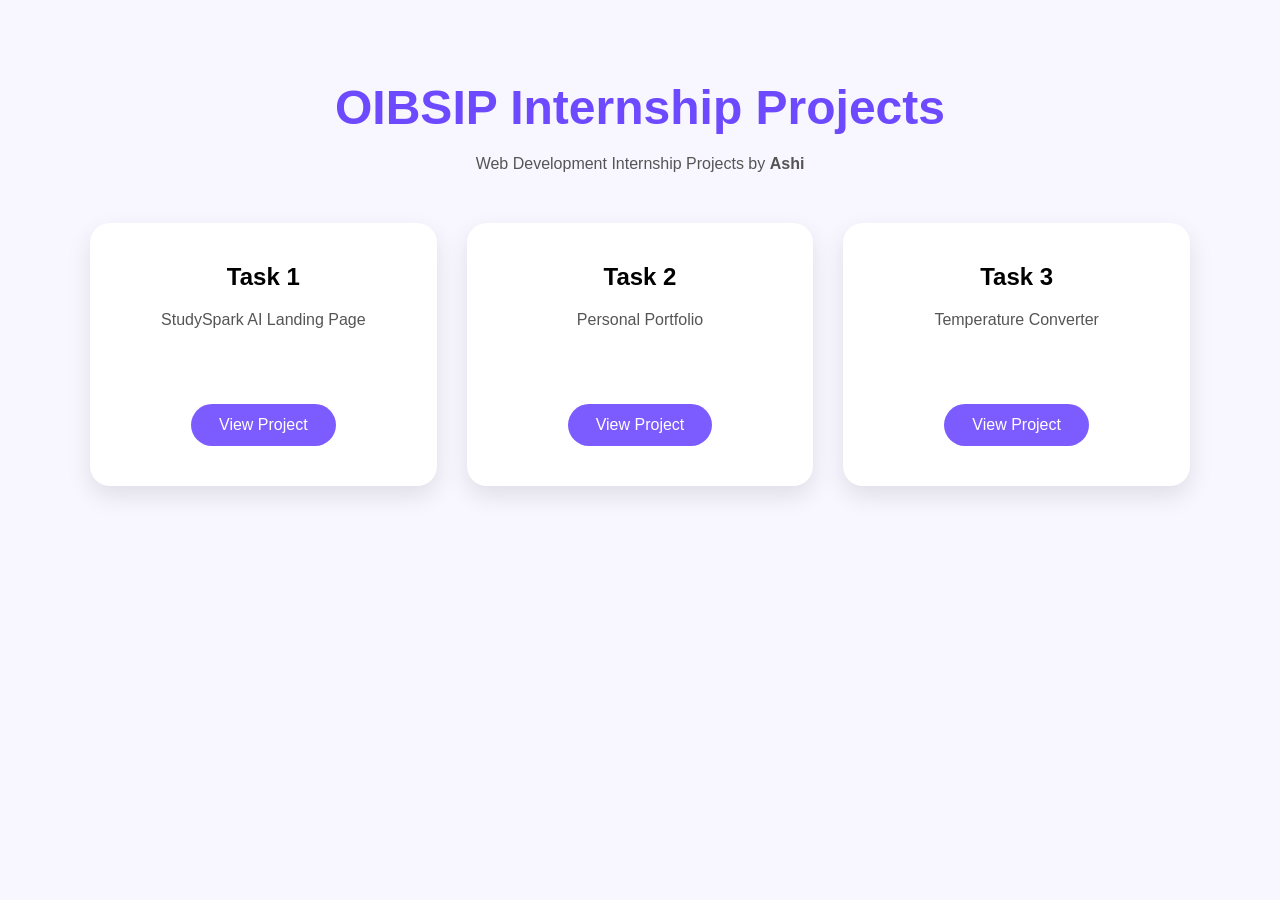
<file: index.html>
<!DOCTYPE html>
<html lang="en">

<head>

    <meta charset="UTF-8">
    <meta name="viewport" content="width=device-width, initial-scale=1.0">

    <title>OIBSIP Internship</title>

    <link rel="stylesheet" href="style.css">

</head>

<body>

    <div class="container">

        <h1>OIBSIP Internship Projects</h1>

        <p>
            Web Development Internship Projects by <strong>Ashi</strong>
        </p>

        <div class="cards">

            <div class="card">

                <h2>Task 1</h2>

                <p>StudySpark AI Landing Page</p>

                <a href="./Ashi-Task1/index.html">
                    View Project
                </a>

            </div>

            <div class="card">

                <h2>Task 2</h2>

                <p>Personal Portfolio</p>

                <a href="./Ashi-Task2/index.html">
                    View Project
                </a>

            </div>

            <div class="card">

                <h2>Task 3</h2>

                <p>Temperature Converter</p>

                <a href="./Ashi-Task3/index.html">
                    View Project
                </a>

            </div>

        </div>

    </div>

</body>

</html>
</file>
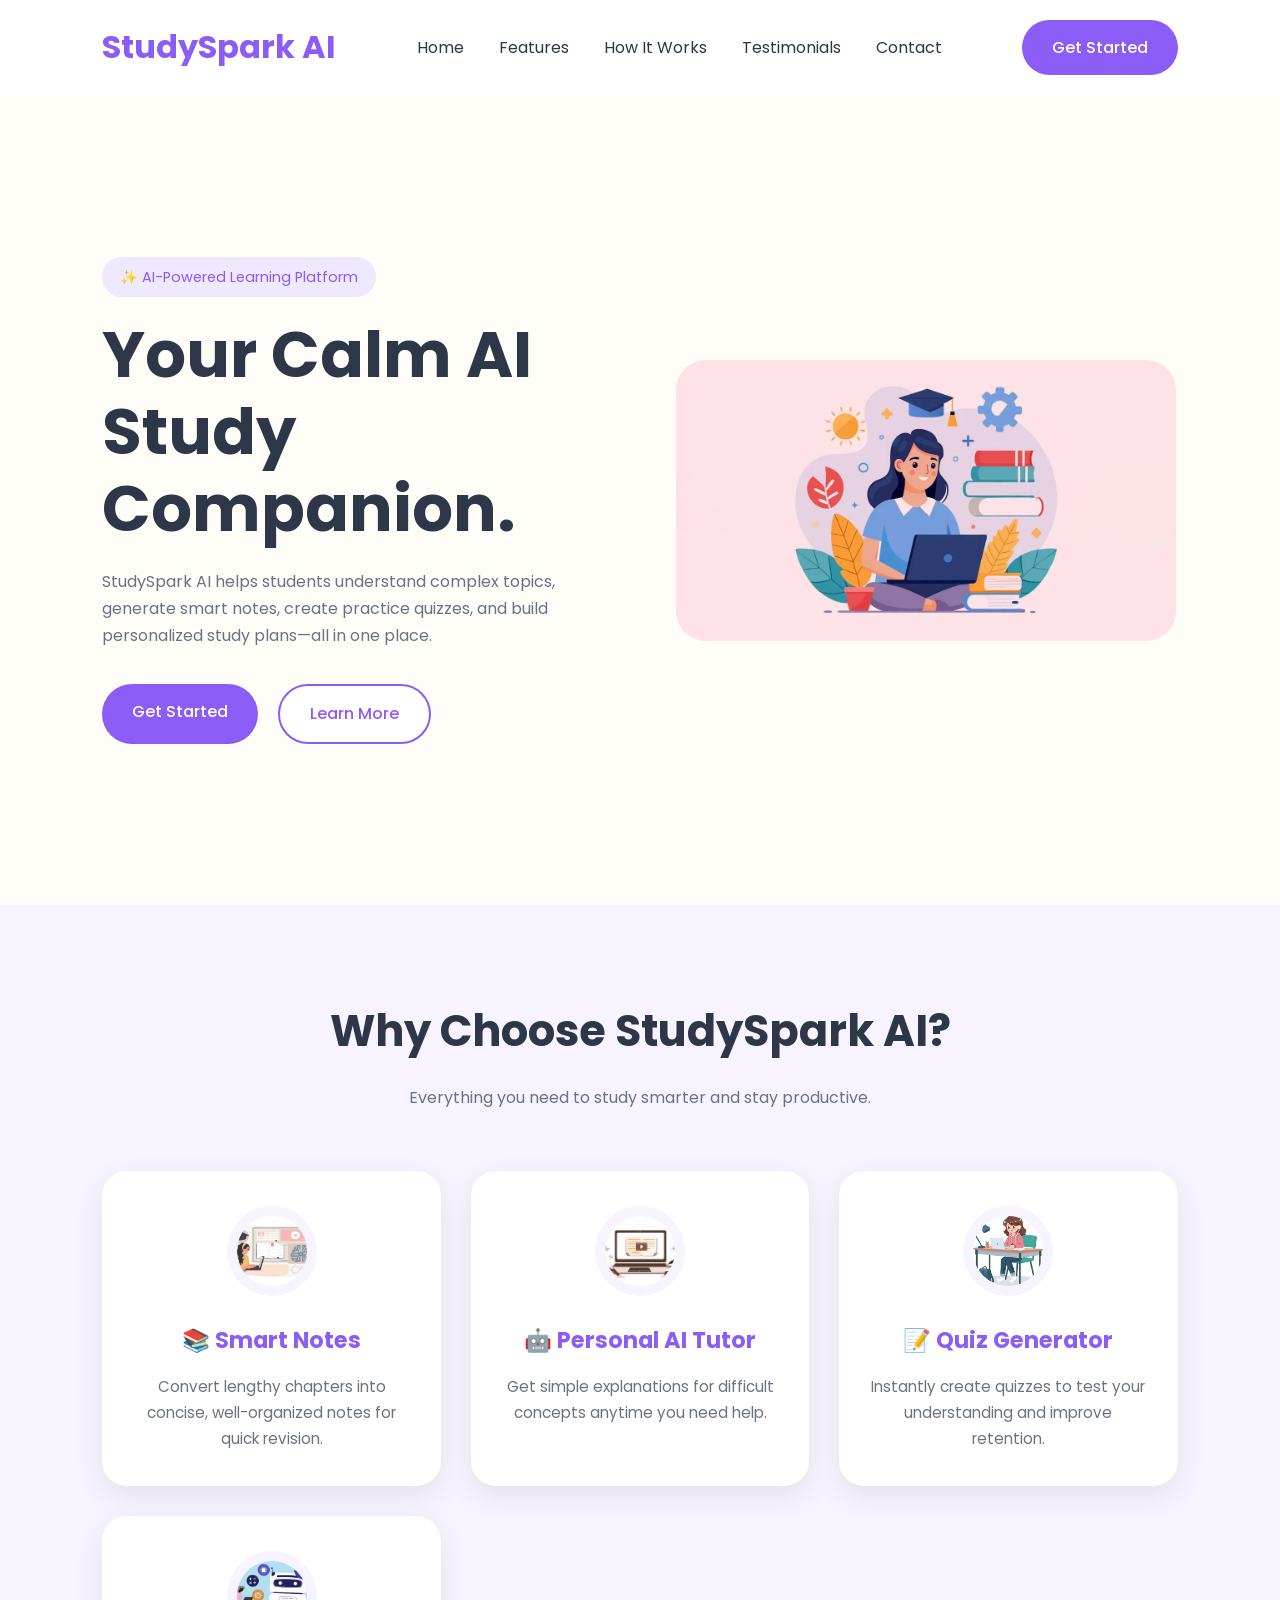
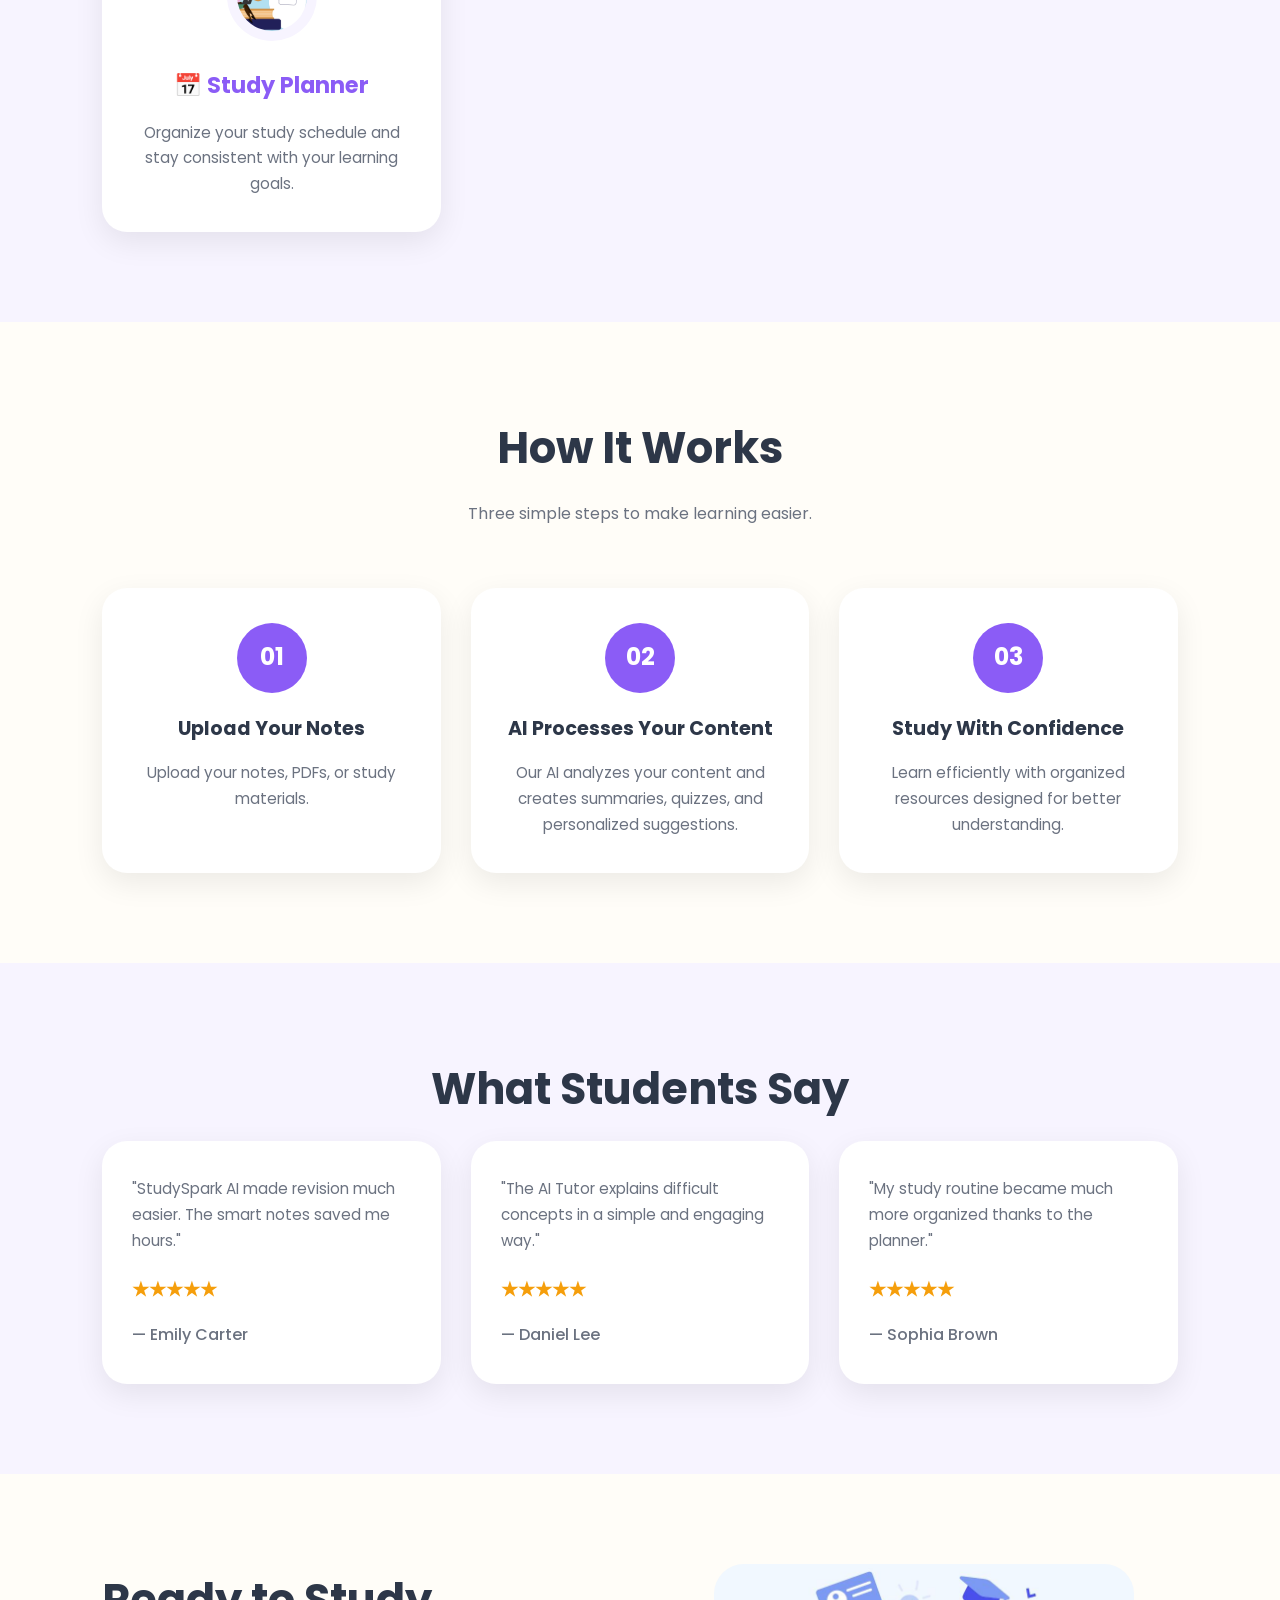
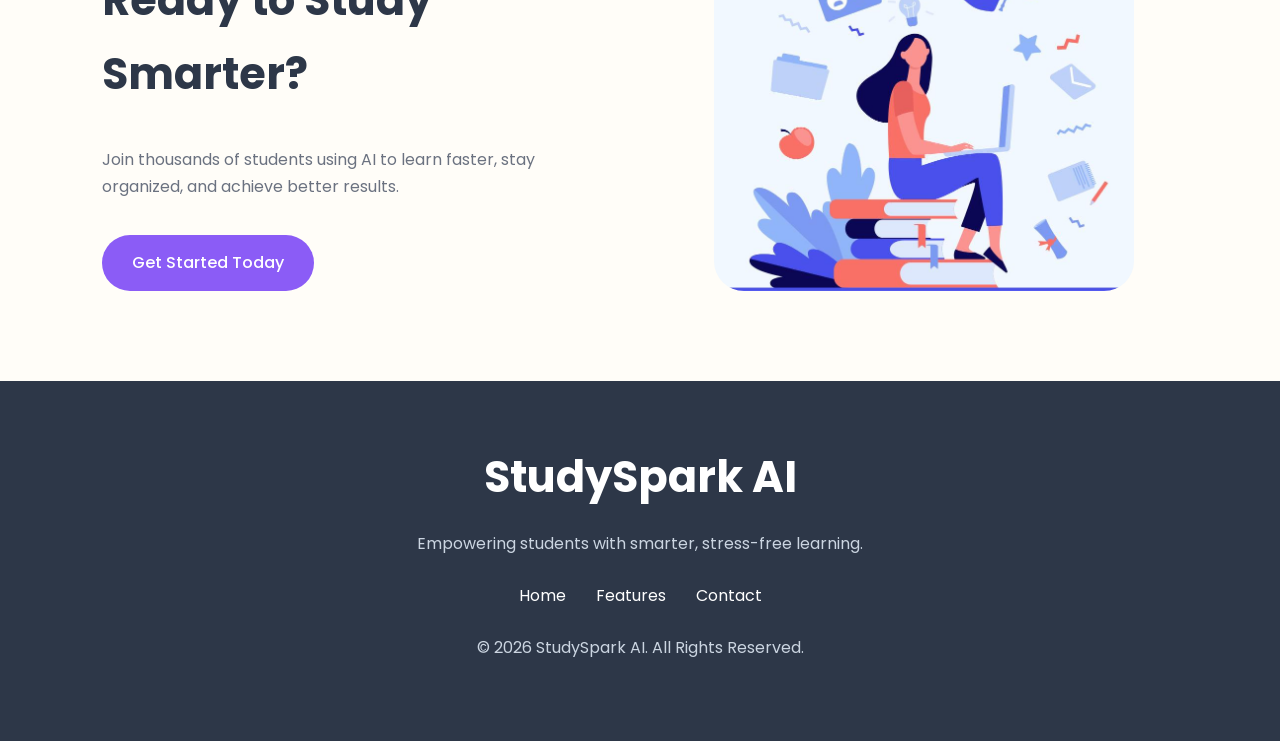
<file: Ashi-Task1/index.html>
<!DOCTYPE html>
<html lang="en">

<head>
    <meta charset="UTF-8">
    <meta name="viewport" content="width=device-width, initial-scale=1.0">
    <link rel="stylesheet" href="style.css">
    <title>Landing Page</title>
</head>

<body>



    <header>
        <nav class="navbar">

            <div class="logo">
                <h1>StudySpark AI</h1>
            </div>

            <ul class="nav-links">
                <li><a href="#home">Home</a></li>
                <li><a href="#features">Features</a></li>
                <li><a href="#how-it-works">How It Works</a></li>
                <li><a href="#testimonials">Testimonials</a></li>
                <li><a href="#contact">Contact</a></li>
            </ul>

            <a href="#" class="btn">Get Started</a>

        </nav>
    </header>

    <main>

        <!-- HERO -->

        <section class="hero" id="home">

            <div class="hero-content">

                <div class="hero-left">

                    <p class="intro">✨ AI-Powered Learning Platform</p>

                    <h1>Your Calm AI Study Companion.</h1>

                    <p class="hero-text">

                        StudySpark AI helps students understand complex topics,
                        generate smart notes, create practice quizzes, and build
                        personalized study plans—all in one place.

                    </p>

                    <div class="hero-buttons">

                        <a href="#" class="btn">
                            Get Started
                        </a>

                        <a href="#" class="btn secondary">
                            Learn More
                        </a>

                    </div>

                </div>

                <div class="hero-right">

                    <img src="./assets/image1.jpg" alt="Student studying with AI">

                </div>

            </div>

        </section>

        <!-- FEATURES -->

        <section class="features" id="features">

            <h2>Why Choose StudySpark AI?</h2>

            <p class="section-text">

                Everything you need to study smarter and stay productive.

            </p>

            <div class="cards">

                <div class="card">
                    <img src="./assets/image2.jpg" alt="Smart Notes">
                    <h3>📚 Smart Notes</h3>

                    <p>

                        Convert lengthy chapters into concise,
                        well-organized notes for quick revision.

                    </p>

                </div>

                <div class="card">
                    <img src="./assets/image3.jpg" alt="AI Tutor">
                    <h3>🤖 Personal AI Tutor</h3>

                    <p>

                        Get simple explanations for difficult concepts
                        anytime you need help.

                    </p>

                </div>

                <div class="card">
                    <img src="./assets/image4.jpg" alt="Quiz Generator">
                    <h3>📝 Quiz Generator</h3>

                    <p>

                        Instantly create quizzes to test your
                        understanding and improve retention.

                    </p>

                </div>

                <div class="card">
                    <img src="./assets/image5.jpg" alt="Study Planner">
                    <h3>📅 Study Planner</h3>

                    <p>

                        Organize your study schedule and stay
                        consistent with your learning goals.

                    </p>

                </div>

            </div>

        </section>

        <!-- HOW IT WORKS -->

        <section class="how-it-works" id="how-it-works">

            <h2>How It Works</h2>

            <p class="section-text">

                Three simple steps to make learning easier.

            </p>

            <div class="cards">

                <div class="card">

                    <h3>01</h3>

                    <h4>Upload Your Notes</h4>

                    <p>

                        Upload your notes, PDFs, or study materials.

                    </p>

                </div>

                <div class="card">

                    <h3>02</h3>

                    <h4>AI Processes Your Content</h4>

                    <p>

                        Our AI analyzes your content and creates
                        summaries, quizzes, and personalized suggestions.

                    </p>

                </div>

                <div class="card">

                    <h3>03</h3>

                    <h4>Study With Confidence</h4>

                    <p>

                        Learn efficiently with organized resources
                        designed for better understanding.

                    </p>

                </div>

            </div>

        </section>

        <!-- TESTIMONIALS -->

        <section class="testimonials" id="testimonials">

            <h2>What Students Say</h2>

            <div class="cards">

                <div class="card">

                    <p>

                        "StudySpark AI made revision much easier.
                        The smart notes saved me hours."

                    </p>

                    <h4>★★★★★</h4>

                    <span>— Emily Carter</span>

                </div>

                <div class="card">

                    <p>

                        "The AI Tutor explains difficult concepts
                        in a simple and engaging way."

                    </p>

                    <h4>★★★★★</h4>

                    <span>— Daniel Lee</span>

                </div>

                <div class="card">

                    <p>

                        "My study routine became much more organized
                        thanks to the planner."

                    </p>

                    <h4>★★★★★</h4>

                    <span>— Sophia Brown</span>

                </div>

            </div>

        </section>

        <section class="cta">

            <div class="cta-left">

                <h2>Ready to Study Smarter?</h2>

                <p>
                    Join thousands of students using AI to learn faster,
                    stay organized, and achieve better results.
                </p>

                <a href="#" class="btn">
                    Get Started Today
                </a>

            </div>

            <div class="cta-right">
                <img src="./assets/image6.jpg" alt="AI Learning">
            </div>

        </section>
    </main>

    <footer id="contact">

        <h2>StudySpark AI</h2>

        <p>

            Empowering students with smarter, stress-free learning.

        </p>

        <div class="footer-links">

            <a href="#">Home</a>
            <a href="#">Features</a>
            <a href="#">Contact</a>

        </div>

        <p>

            © 2026 StudySpark AI. All Rights Reserved.

        </p>

    </footer>

</body>
</file>
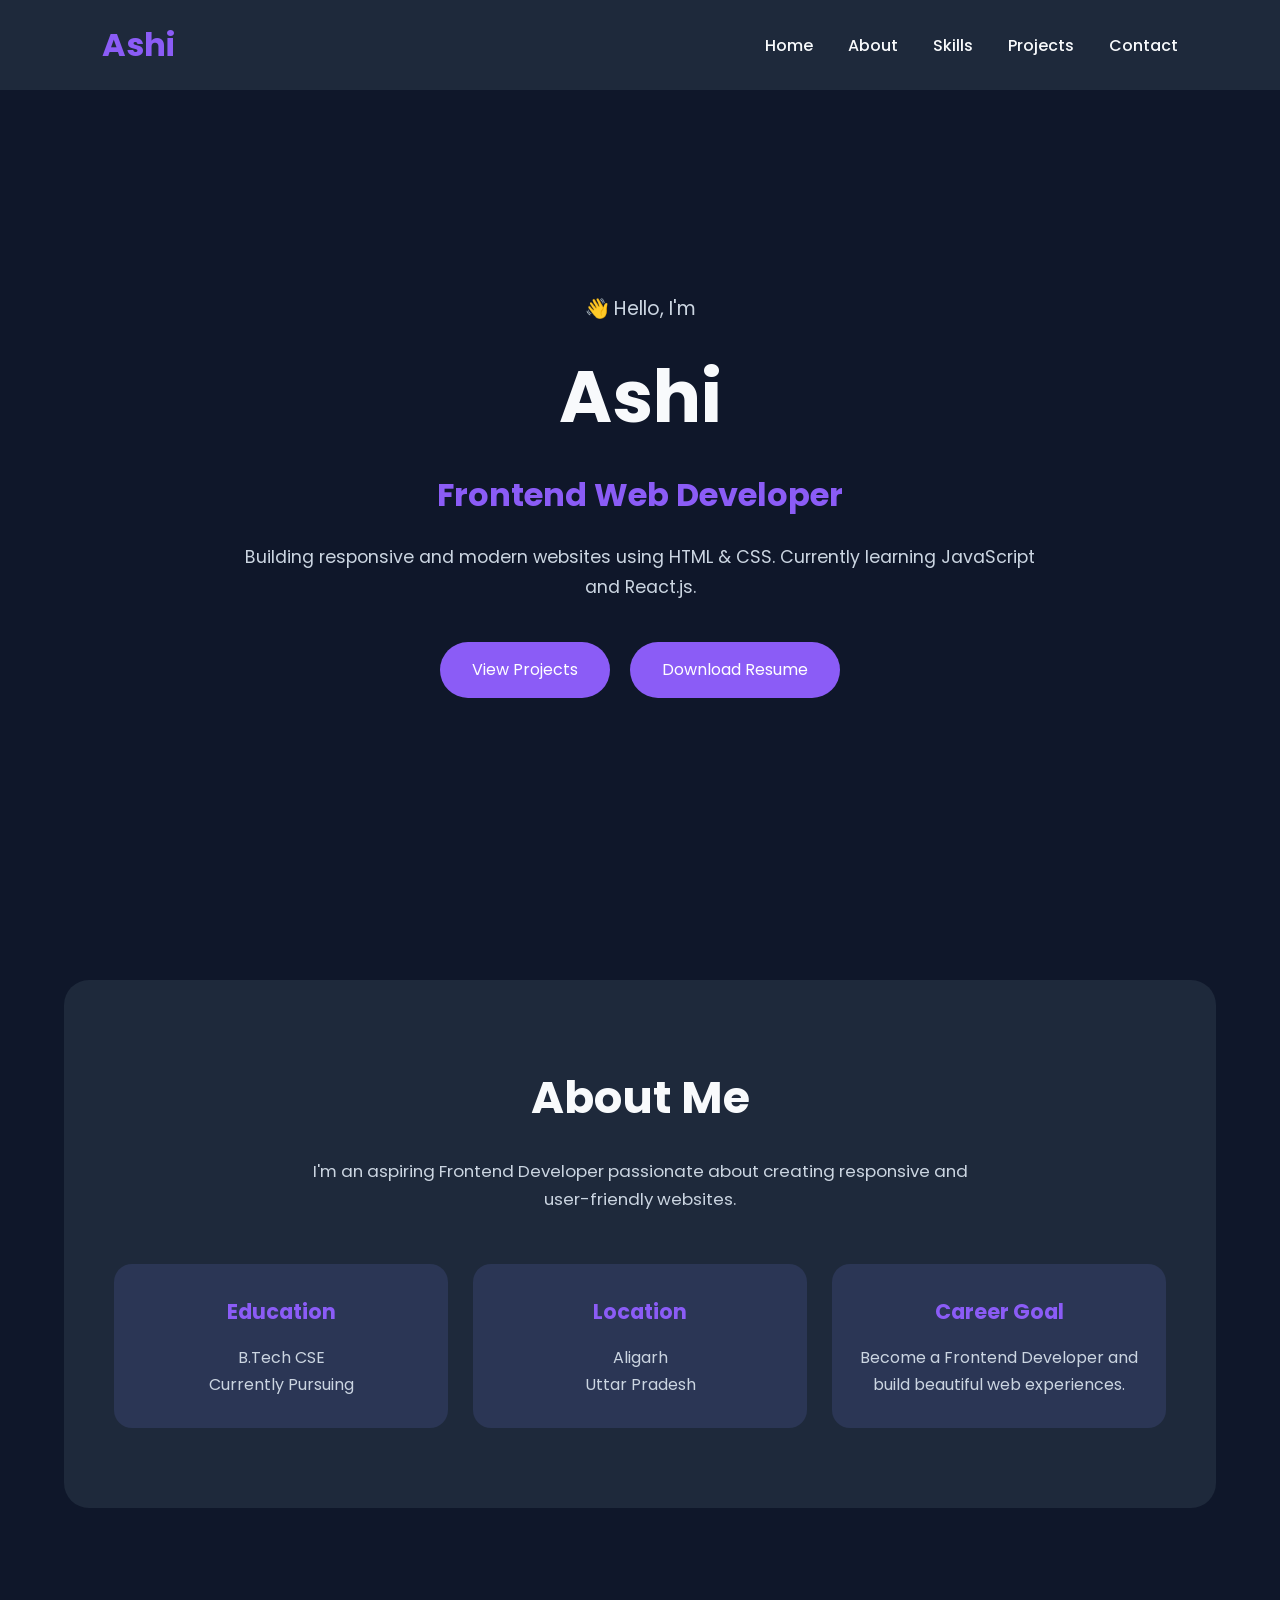
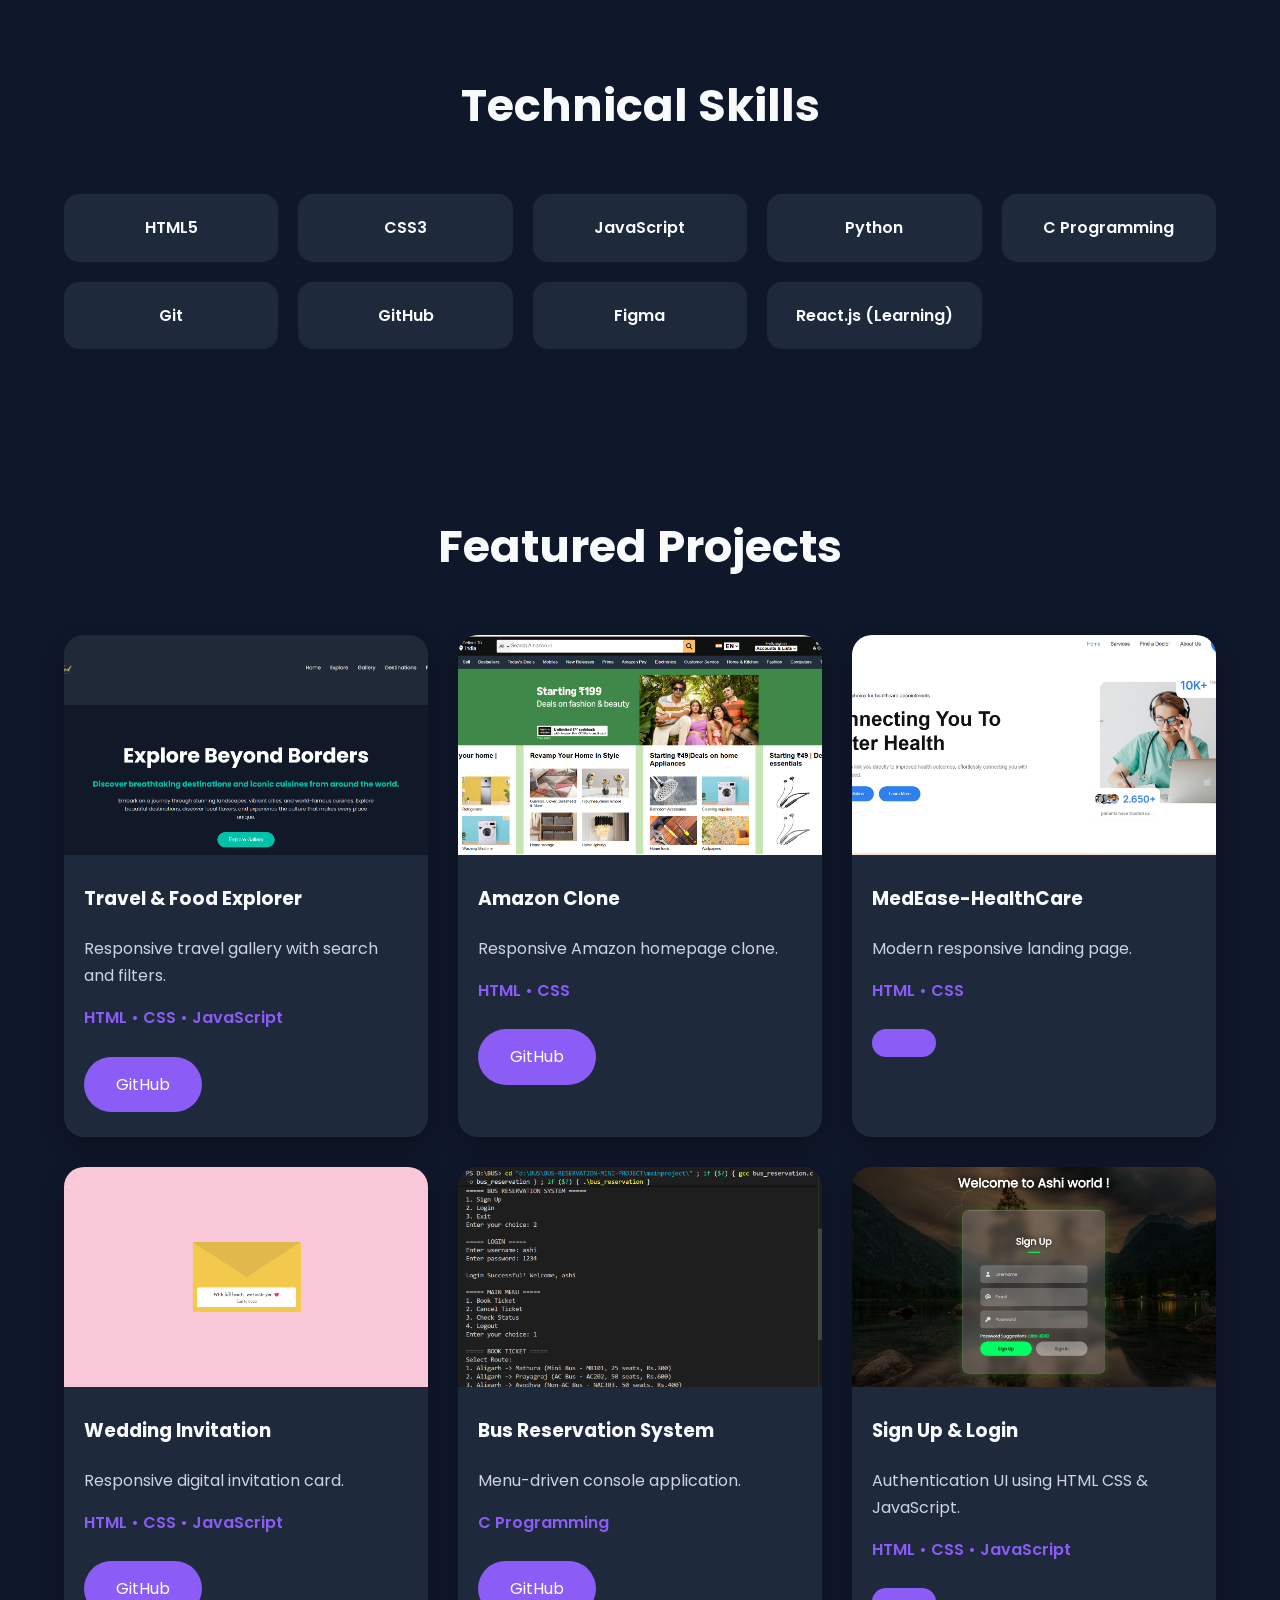
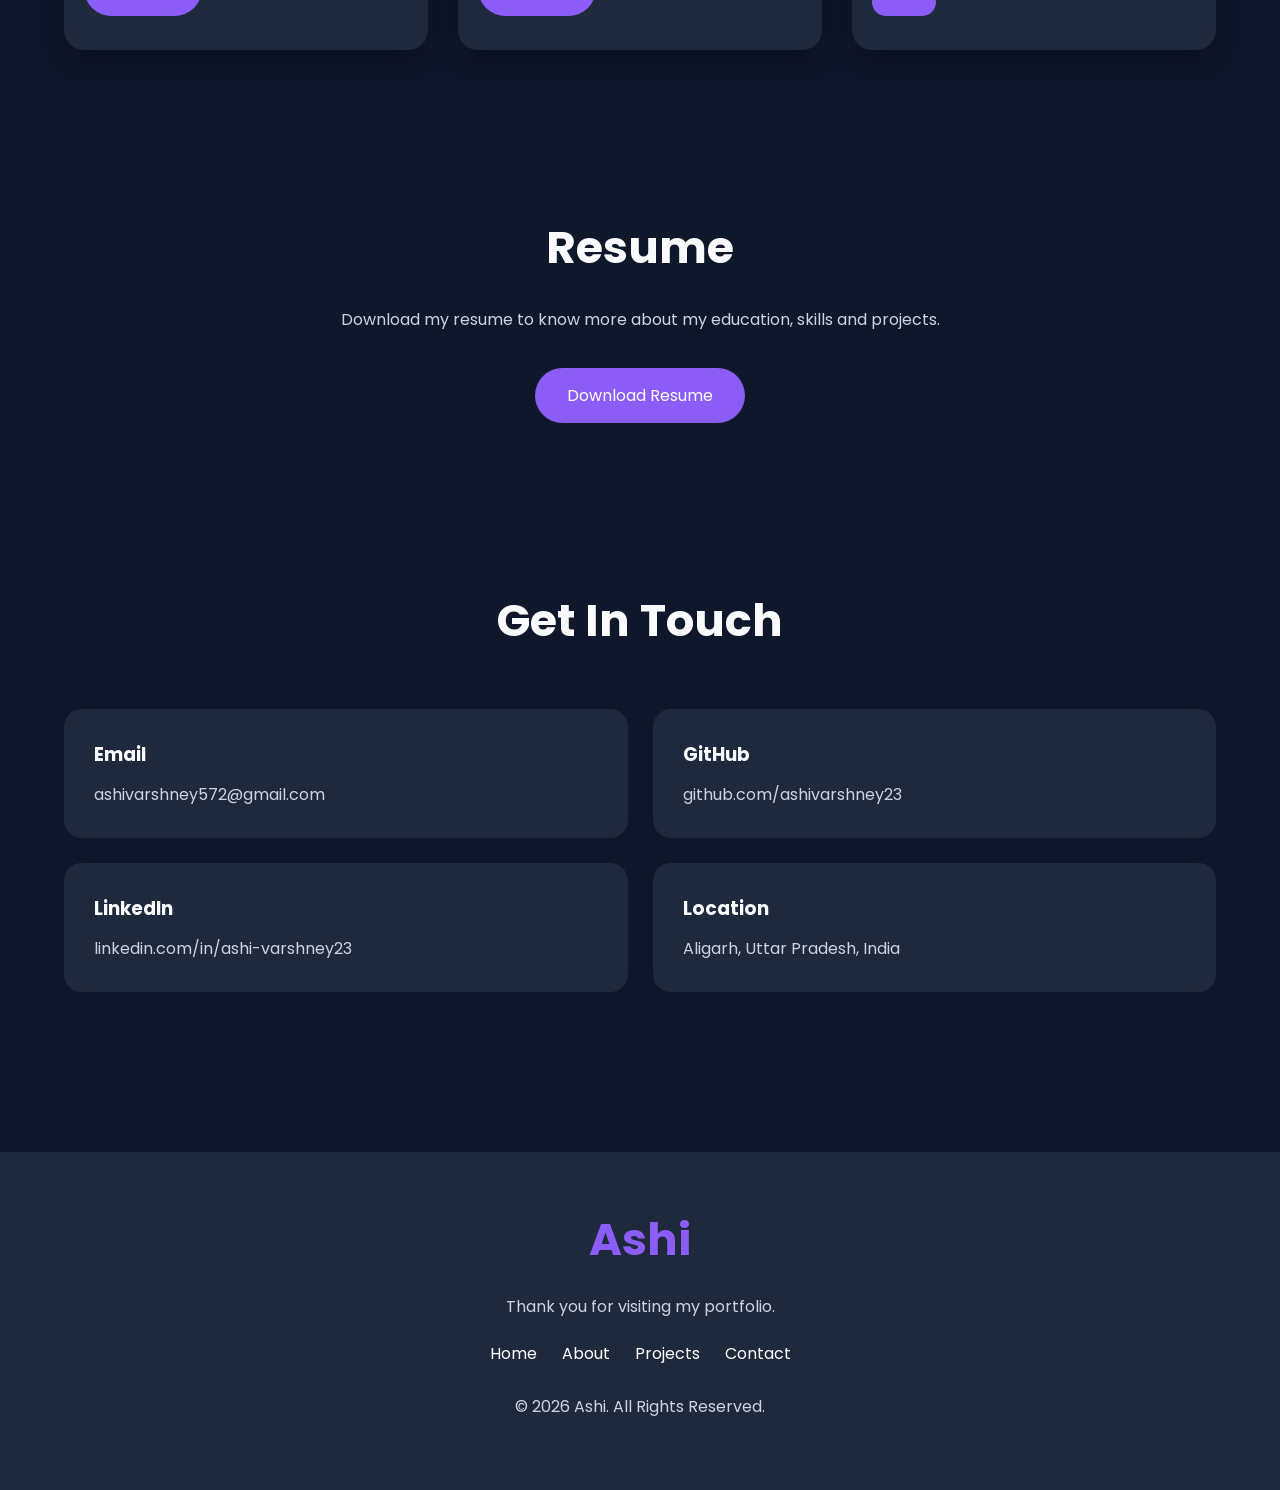
<file: Ashi-Task2/index.html>
<!DOCTYPE html>
<html lang="en">

<head>
    <meta charset="UTF-8">
    <meta name="viewport" content="width=device-width, initial-scale=1.0">
    <link rel="preconnect" href="https://fonts.googleapis.com">
    <link rel="preconnect" href="https://fonts.gstatic.com" crossorigin>
    <link href="https://fonts.googleapis.com/css2?family=Poppins:wght@300;400;500;600;700&display=swap"
        rel="stylesheet">
    <link rel="stylesheet" href="style.css">
    <title>Portfolio Site</title>
</head>

<body>

    <header>

        <nav class="navbar">

            <div class="logo">
                Ashi
            </div>

            <ul class="nav-links">

                <li><a href="#home">Home</a></li>
                <li><a href="#about">About</a></li>
                <li><a href="#skills">Skills</a></li>
                <li><a href="#projects">Projects</a></li>
                <li><a href="#contact">Contact</a></li>

            </ul>

        </nav>

    </header>

    <main>

        <!-- ================= HERO ================= -->

        <section class="hero" id="home">
            <div class="hero-content">
                <div class="hero-left">
                    <p class="intro">👋 Hello, I'm</p>
                    <h1>Ashi </h1>
                    <h2>Frontend Web Developer</h2>
                    <p class="hero-text">
                        Building responsive and modern websites using HTML & CSS.
                        Currently learning JavaScript and React.js.
                    </p>
                    <div class="hero-buttons">
                        <a href="#projects" class="btn">
                            View Projects
                        </a>
                        <a href="./assets/Resume.pdf" download class="btn">
                            Download Resume
                        </a>
                    </div>
                </div>
            </div>

        </section>

        <!-- ================= ABOUT ================= -->

        <section class="about" id="about">
            <h2>About Me</h2>
            <p class="about-text">
                I'm an aspiring Frontend Developer passionate about creating
                responsive and user-friendly websites.
            </p>
            <div class="about-cards">
                <div class="card">
                    <h3>Education</h3>
                    <p>B.Tech CSE</p>
                    <p>Currently Pursuing</p>
                </div>
                <div class="card">
                    <h3>Location</h3>
                    <p>Aligarh</p>
                    <p>Uttar Pradesh</p>
                </div>

                <div class="card">

                    <h3>Career Goal</h3>

                    <p>

                        Become a Frontend Developer and build beautiful web experiences.

                    </p>

                </div>

            </div>

        </section>

        <!-- ================= SKILLS ================= -->

        <section class="skills" id="skills">

            <h2>Technical Skills</h2>

            <div class="skills-container">

                <div class="skill">HTML5</div>
                <div class="skill">CSS3</div>
                <div class="skill">JavaScript</div>
                <div class="skill">Python</div>
                <div class="skill">C Programming</div>
                <div class="skill">Git</div>
                <div class="skill">GitHub</div>
                <div class="skill">Figma</div>
                <div class="skill">React.js (Learning)</div>

            </div>

        </section>

        <!-- ================= PROJECTS ================= -->

        <section class="projects" id="projects">

            <h2>Featured Projects</h2>
            <div class="projects-container">
                <div class="project-card">
                    <img src="./assets/Image-gallery.png">
                    <h3>Travel & Food Explorer</h3>
                    <p>Responsive travel gallery with search and filters.</p>

                    <span>HTML • CSS • JavaScript</span>

                    <div class="project-links">

                        <a href="https://github.com/ashivarshney23/Image-Gallery" target="_blank" class="btn">
                            GitHub
                        </a>

                    </div>

                </div>

                <div class="project-card">

                    <img src="./assets/amazon-clone.png">

                    <h3>Amazon Clone</h3>

                    <p>Responsive Amazon homepage clone.</p>

                    <span>HTML • CSS</span>

                    <div class="project-links">

                        <a href="https://github.com/ashivarshney23/Amazon-Project" target="_blank" class="btn">
                            GitHub
                        </a>

                    </div>
                </div>

                <div class="project-card">

                    <img src="./assets/MedEase.png">

                    <h3>MedEase-HealthCare</h3>

                    <p>Modern responsive landing page.</p>

                    <span>HTML • CSS</span>

                    <div class="project-links">

                        <a href="https://github.com/ashivarshney23/MedEase-HealthCare" target="_blank" class="btn">
                        </a>

                    </div>
                </div>

                <div class="project-card">

                    <img src="./assets/wedding-invitation.png">

                    <h3>Wedding Invitation</h3>

                    <p>Responsive digital invitation card.</p>

                    <span>HTML • CSS • JavaScript</span>

                    <div class="project-links">

                        <a href="https://github.com/ashivarshney23/wedding-invitation" target="_blank" class="btn">
                            GitHub
                        </a>


                    </div>
                </div>

                <div class="project-card">

                    <img src="./assets/bus-system.png">

                    <h3>Bus Reservation System</h3>

                    <p>Menu-driven console application.</p>

                    <span>C Programming</span>

                    <div class="project-links">

                        <a href="https://github.com/ashivarshney23/BUS-RESERVATION-MINI-PROJECT" target="_blank"
                            class="btn">
                            GitHub
                        </a>


                    </div>
                </div>

                <div class="project-card">

                    <img src="./assets/sign-up.png">

                    <h3>Sign Up & Login</h3>

                    <p>Authentication UI using HTML CSS & JavaScript.</p>

                    <span>HTML • CSS • JavaScript</span>

                    <div class="project-links">

                        <a href="https://github.com/ashivarshney23/website" target="_blank" class="btn">
                        </a>

                    </div>

                </div>

            </div>

        </section>

        <!-- ================= RESUME ================= -->

        <section class="resume" id="resume">

            <h2>Resume</h2>

            <p>

                Download my resume to know more about my education,
                skills and projects.

            </p>

            <a href="./assets/Resume.pdf" download class="btn">

                Download Resume

            </a>

        </section>

        <!-- ================= CONTACT ================= -->

        <section class="contact" id="contact">

            <h2>Get In Touch</h2>

            <div class="contact-container">

                <div class="contact-card">

                    <h3>Email</h3>

                    <p>

                        <a href="mailto:ashivarshney572@gmail.com">

                            ashivarshney572@gmail.com

                        </a>

                    </p>

                </div>

                <div class="contact-card">

                    <h3>GitHub</h3>

                    <p>

                        <a href="https://github.com/ashivarshney23">

                            github.com/ashivarshney23

                        </a>

                    </p>

                </div>

                <div class="contact-card">

                    <h3>LinkedIn</h3>

                    <p>

                        <a href="https://linkedin.com/in/ashi-varshney23">

                            linkedin.com/in/ashi-varshney23

                        </a>

                    </p>

                </div>

                <div class="contact-card">

                    <h3>Location</h3>

                    <p>Aligarh, Uttar Pradesh, India</p>

                </div>

            </div>

        </section>

    </main>

    <footer>

        <div class="footer-content">

            <h2>Ashi</h2>

            <p>

                Thank you for visiting my portfolio.

            </p>

            <div class="footer-links">

                <a href="#home">Home</a>

                <a href="#about">About</a>

                <a href="#projects">Projects</a>

                <a href="#contact">Contact</a>

            </div>

            <p>

                © 2026 Ashi. All Rights Reserved.

            </p>

        </div>

    </footer>

</body>
</file>
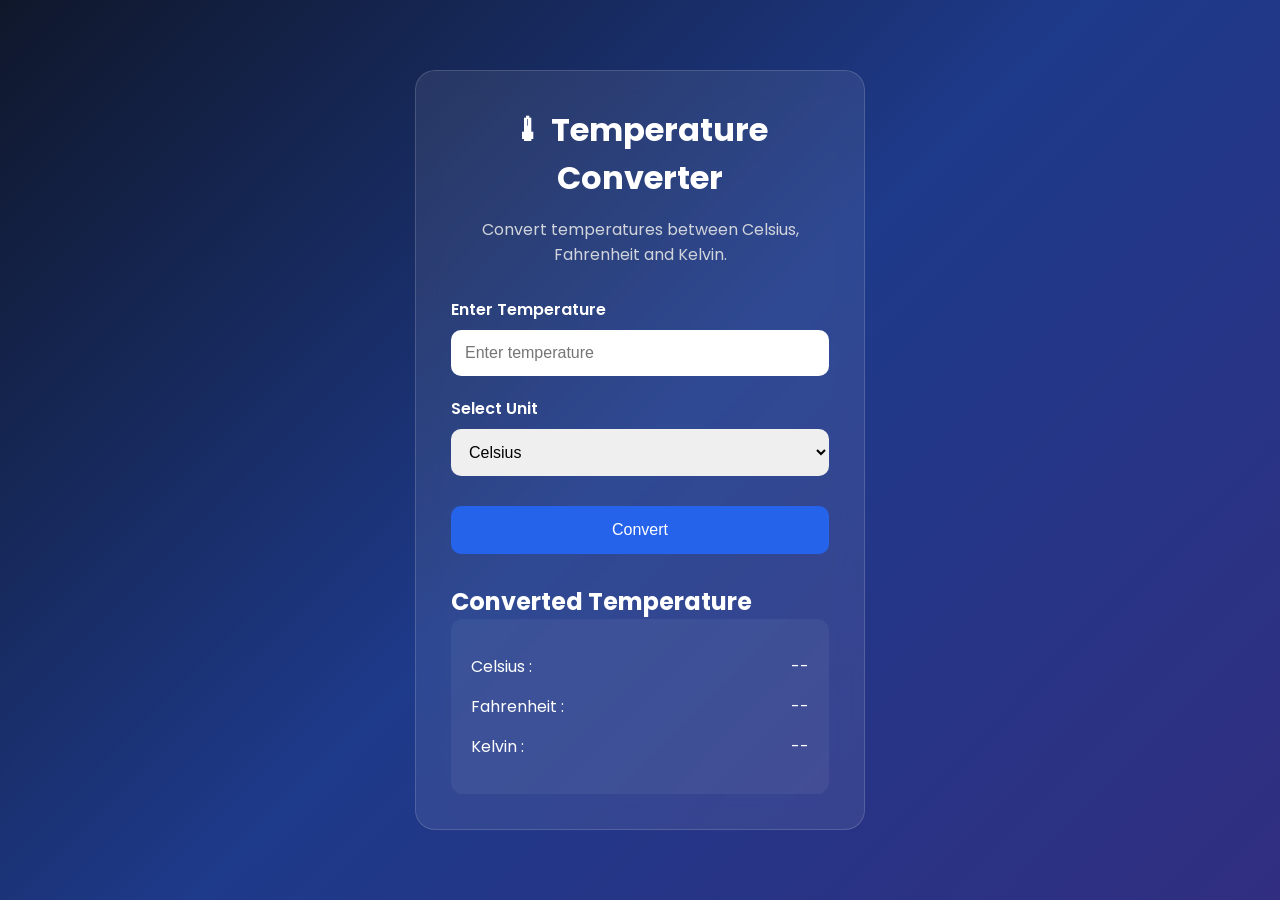
<file: Ashi-Task3/index.html>
<!DOCTYPE html>
<html lang="en">
<head>
    <meta charset="UTF-8">
    <meta name="viewport" content="width=device-width, initial-scale=1.0">
    <link href="https://fonts.googleapis.com/css2?family=Poppins:wght@300;400;500;600;700&display=swap"
        rel="stylesheet">
    <title>Temperature Converter</title>
    <link rel="stylesheet" href="style.css">
</head>
<body>

    <main class="container">

        <div class="converter-card">

            <h1>🌡 Temperature Converter</h1>

            <p class="description">
                Convert temperatures between Celsius, Fahrenheit and Kelvin.
            </p>

            <!-- Input -->

            <div class="input-group">

                <label for="temperature">Enter Temperature</label>

                <input
                    type="number"
                    id="temperature"
                    placeholder="Enter temperature">

            </div>

            <!-- Unit -->

            <div class="input-group">

                <label for="unit">Select Unit</label>

                <select id="unit">

                    <option value="celsius">Celsius</option>

                    <option value="fahrenheit">Fahrenheit</option>

                    <option value="kelvin">Kelvin</option>

                </select>

            </div>

            <!-- Button -->

            <button id="convert-btn">

                Convert

            </button>

            <!-- Error Message -->

            <p id="error-message"></p>

            <!-- Result -->

            <section class="result">

                <h2>Converted Temperature</h2>

                <div class="result-box">

                    <p>
                        Celsius :
                        <span id="celsius-result">--</span>
                    </p>

                    <p>
                        Fahrenheit :
                        <span id="fahrenheit-result">--</span>
                    </p>

                    <p>
                        Kelvin :
                        <span id="kelvin-result">--</span>
                    </p>

                </div>

            </section>

        </div>

    </main>

    <script src="script.js"></script>

</body>
</html>
</file>
<file: style.css>
*{
    margin:0;
    padding:0;
    box-sizing:border-box;
}

body{
    font-family:Poppins,sans-serif;
    background:#F8F7FF;

}

.container{
    width:90%;
    max-width:1100px;
    margin:80px auto;
    text-align:center;

}

h1{
    font-size:3rem;
    color:#6D4AFF;

}

p{

    margin:20px 0 50px;
    color:#555;

}

.cards{
    display:grid;
    grid-template-columns:repeat(auto-fit,minmax(280px,1fr));
    gap:30px;

}

.card{

    background:white;
    padding:40px;
    border-radius:20px;
    box-shadow:0 10px 25px rgba(0,0,0,.1);

}

.card h2{
    margin-bottom:15px;
}

.card a{

    display:inline-block;
    margin-top:25px;
    padding:12px 28px;
    background:#7C5CFF;
    color:white;
    text-decoration:none;
    border-radius:30px;

}
</file>
<file: Ashi-Task1/style.css>
@import url('https://fonts.googleapis.com/css2?family=Poppins:wght@300;400;500;600;700&display=swap');

*{
    margin:0;
    padding:0;
    box-sizing:border-box;
}

html{
    scroll-behavior:smooth;
}

body{
    font-family:'Poppins',sans-serif;
    background:#FFFDF8;
    color:#2D3748;
    line-height:1.7;
}

img{
    width:100%;
    display:block;
}

a{
    text-decoration:none;
}

ul{
    list-style:none;
}

section{
    padding:90px 8%;
}

/* ===========================
   COLORS
=========================== */

:root{

    --bg:#FFFDF8;
    --section:#F7F4FF;
    --primary:#8B5CF6;
    --secondary:#A5B4FC;
    --accent:#FBCFE8;
    --text:#2D3748;
    --paragraph:#6B7280;

}

/* ===========================
   BUTTON
=========================== */

.btn{

    display:inline-block;
    padding:14px 30px;
    border-radius:50px;
    background:var(--primary);
    color:white;
    font-weight:500;
    transition:.3s;

}

.btn:hover{
    transform:translateY(-5px);
    background:#7C3AED;

}

.secondary{

    background:white;
    color:var(--primary);
    border:2px solid var(--primary);

}

.secondary:hover{
    background:var(--primary);
    color:white;

}

/* ===========================
   NAVBAR
=========================== */

.navbar{

    display:flex;
    justify-content:space-between;
    align-items:center;
    padding:20px 8%;
    background:rgba(255,255,255,.9);
    backdrop-filter:blur(10px);
    position:sticky;
    top:0;
    z-index:1000;

}

.logo h1{
    color:var(--primary);
    font-size:2rem;

}

.nav-links{
    display:flex;
    gap:35px;

}

.nav-links a{
    color:var(--text);
    transition:.3s;

}

.nav-links a:hover{
    color:var(--primary);

}

/* ===========================
   HERO
=========================== */

.hero{
    min-height:90vh;
    display:flex;
    align-items:center;

}

.hero-content{
    display:grid;
    grid-template-columns:1fr 1fr;
    gap:70px;
    align-items:center;

}

.intro{
    display:inline-block;
    background:#EFE9FF;
    color:var(--primary);
    padding:8px 18px;
    border-radius:30px;
    margin-bottom:20px;
    font-size:.9rem;

}

.hero h1{
    font-size:4rem;
    line-height:1.2;
    margin-bottom:20px;

}

.hero-text{
    color:var(--paragraph);
    margin-bottom:35px;

}

.hero-buttons{
    display:flex;
    gap:20px;

}

.hero-right{
    display:flex;
    justify-content:center;

}

.hero-right img{
    width:100%;
    max-width:500px;
    border-radius:30px;

}
/* ===========================
   SECTION HEADINGS
=========================== */

h2{
    font-size:2.7rem;
    text-align:center;
    color:var(--text);
    margin-bottom:15px;
}

.section-text{
    text-align:center;
    color:var(--paragraph);
    max-width:650px;
    margin:0 auto 60px;
}

/* ===========================
   FEATURES
=========================== */

.features{
    background:var(--section);
}

.cards{

    display:grid;
    grid-template-columns:repeat(auto-fit,minmax(250px,1fr));
    gap:30px;

}

.card{

    background:white;
    padding:35px 30px;
    border-radius:25px;
    text-align:center;
    box-shadow:0 10px 30px rgba(0,0,0,.08);
    transition:.35s;

}

.card:hover{
    transform:translateY(-10px);
    box-shadow:0 18px 40px rgba(0,0,0,.12);

}

.card img{
    width:90px;
    height:90px;
    object-fit:cover;
    margin:0 auto 25px;
    border-radius:50%;
    background:#F7F4FF;
    padding:10px;

}

.card h3{
    font-size:1.4rem;
    color:var(--primary);
    margin-bottom:15px;

}

.card h4{

    margin-bottom:15px;
    font-size:1.2rem;
    color:var(--text);

}

.card p{

    color:var(--paragraph);
    font-size:.95rem;

}

/* ===========================
   HOW IT WORKS
=========================== */

.how-it-works{
    background:#FFFDF8;

}

.how-it-works .card h3{

    width:70px;
    height:70px;
    margin:0 auto 20px;
    border-radius:50%;
    display:flex;
    justify-content:center;
    align-items:center;
    background:var(--primary);
    color:white;
    font-size:1.5rem;

}

/* ===========================
   TESTIMONIALS
=========================== */

.testimonials{
    background:var(--section);

}

.testimonials .card{
    text-align:left;

}

.testimonials h4{
    color:#F59E0B;
    margin-top:20px;

}

.testimonials span{
    display:block;
    margin-top:12px;
    color:var(--paragraph);
    font-weight:500;

}

/* ===========================
   CTA
=========================== */
.cta{
    display:grid;
    grid-template-columns:1fr 1fr;
    align-items:center;
    gap:60px;
}

.cta-left{
    display:flex;
    flex-direction:column;
    align-items:flex-start;
}

.cta h2{
    text-align:left;
}

.cta p{
    color:var(--paragraph);
    margin:20px 0 35px;

}

.cta-right{
    display:flex;
    justify-content:center;

}

.cta-right img{
    max-width:420px;
    border-radius:30px;

}

/* ===========================
   FOOTER
=========================== */

footer{

    background:#2D3748;
    color:white;
    text-align:center;
    padding:60px 8%;

}

footer h2{
    color:white;
    margin-bottom:15px;

}

footer p{
    color:#CBD5E1;
    margin-bottom:20px;

}

.footer-links{
    display:flex;
    justify-content:center;
    gap:30px;
    margin:25px 0;
    flex-wrap:wrap;

}

.footer-links a{
    color:white;
    transition:.3s;

}

.footer-links a:hover{
    color:#C4B5FD;
}

/* ===========================
   RESPONSIVE
=========================== */

@media(max-width:992px){

.hero-content{

grid-template-columns:1fr;
text-align:center;

}

.hero-buttons{
justify-content:center;

}

.cta{
grid-template-columns:1fr;
text-align:center;

}

.cta h2{
text-align:center;

}

}

@media(max-width:768px){
.navbar{

flex-direction:column;
gap:20px;

}

.nav-links{
flex-wrap:wrap;
justify-content:center;
gap:18px;

}

.hero h1{
font-size:3rem;

}

h2{
font-size:2.2rem;

}

}

@media(max-width:576px){

section{

padding:70px 6%;

}

.hero h1{

font-size:2.4rem;

}

.hero-buttons{
flex-direction:column;
}

.btn{
width:100%;
text-align:center;
}

.logo h1{
font-size:1.6rem;
}
}
</file>
<file: Ashi-Task2/style.css>
*{
    margin:0;
    padding:0;
    box-sizing:border-box;
}

html{
    scroll-behavior:smooth;
}

:root{
    --primary-color:#0F172A;
    --secondary-color:#1E293B;
    --accent-color:#8B5CF6;
    --accent-light:#A855F7;
    --white:#F8FAFC;
    --light-gray:#CBD5E1;
    --dark-gray:#64748B;
}

body{
    font-family:"Poppins",sans-serif;
    background:var(--primary-color);
    color:var(--white);
    line-height:1.7;
}

main{
    width:90%;
    max-width:1200px;
    margin:auto;
}

section{
    padding:90px 0;
}

h2{
    font-size:2.8rem;
    text-align:center;
    margin-bottom:20px;
}

a{
    text-decoration:none;
}

.navbar{
    display:flex;
    justify-content:space-between;
    align-items:center;
    padding:18px 8%;
    background:var(--secondary-color);
    position:sticky;
    top:0;
    z-index:1000;
}

.logo{
    font-size:2rem;
    font-weight:700;
    color:var(--accent-color);
    cursor:pointer;
}

.logo:hover{
    transform:scale(1.05);
    transition:.3s;
}

.nav-links{
    display:flex;
    list-style:none;
    gap:35px;
}

.nav-links a{
    color:var(--white);
    font-weight:500;
    transition:.3s;
}

.nav-links a:hover{
    color:var(--accent-color);
}


.hero{
    min-height:90vh;
    display:flex;
    justify-content:center;
    align-items:center;
    text-align:center;
}

.hero-content{
    max-width:800px;
}

.intro{
    color:var(--light-gray);
    font-size:1.2rem;
    margin-bottom:10px;
}

.hero h1{
    font-size:4.5rem;
    color:var(--white);
    margin-bottom:10px;
}

.hero h2{
    font-size:2rem;
    color:var(--accent-color);
    margin-bottom:20px;
}

.hero-text{
    color:var(--light-gray);
    font-size:1.1rem;
    margin-bottom:40px;
}

.hero-buttons{
    display:flex;
    justify-content:center;
    gap:20px;
    flex-wrap:wrap;
}

.btn{
    background:var(--accent-color);
    color:#fff;
    padding:14px 32px;
    border-radius:40px;
    transition:.3s;
    display:inline-block;
}

.btn:hover{
    background:var(--accent-light);
    transform:translateY(-5px);
}

.secondary{
    background:transparent;
    border:2px solid var(--accent-color);
}

.secondary:hover{
    background:var(--accent-color);
}
/* =========================
   ABOUT
========================= */

.about{
    background:var(--secondary-color);
    border-radius:25px;
    padding:80px 50px;
    margin:80px 0;
}

.about h2{
    color:var(--white);
}

.about-text{
    max-width:700px;
    margin:0 auto 50px;
    text-align:center;
    color:var(--light-gray);
    font-size:1.05rem;
}

.about-cards{
    display:grid;
    grid-template-columns:repeat(3,1fr);
    gap:25px;
}

.card{
    background:#2B3655;
    padding:30px 25px;
    border-radius:18px;
    text-align:center;
    transition:.3s ease;
}

.card h3{
    color:var(--accent-color);
    margin-bottom:15px;
    font-size:1.3rem;
}

.card p{
    color:var(--light-gray);
}

.card:hover{
    transform:translateY(-10px);
    background:var(--accent-color);
    box-shadow:0 12px 25px rgba(0,0,0,.35);
}

.card:hover h3,
.card:hover p{
    color:white;
}

/* =========================
   SKILLS
========================= */

.skills{
    padding:80px 0;
}

.skills h2{
    margin-bottom:50px;
}

.skills-container{
    display:grid;
    grid-template-columns:repeat(auto-fit,minmax(180px,1fr));
    gap:20px;
}

.skill{
    background:var(--secondary-color);
    padding:20px;
    text-align:center;
    border-radius:15px;
    font-weight:600;
    color:var(--white);
    transition:.3s ease;
    cursor:pointer;
}

.skill:hover{
    background:var(--accent-color);
    transform:translateY(-8px);
    box-shadow:0 10px 25px rgba(0,0,0,.3);
}
/* =========================
   PROJECTS
========================= */

.projects{
    padding:80px 0;
}

.projects h2{
    margin-bottom:50px;
}

.projects-container{
    display:grid;
    grid-template-columns:repeat(3,1fr);
    gap:30px;
}

.project-card{
    background:var(--secondary-color);
    border-radius:20px;
    overflow:hidden;
    transition:.3s ease;
    box-shadow:0 10px 25px rgba(0,0,0,.25);
}

.project-card:hover{
    transform:translateY(-10px);
    box-shadow:0 15px 35px rgba(0,0,0,.35);
}

.project-card img{
    width:100%;
    height:220px;
    object-fit:cover;
}

.project-card h3{
    margin:20px;
    color:var(--white);
}

.project-card p{
    margin:0 20px 15px;
    color:var(--light-gray);
}

.project-card span{
    display:inline-block;
    margin:0 20px;
    color:var(--accent-color);
    font-weight:600;
}

.project-links{
    margin:25px 20px;
}

.project-links .btn{
    display:inline-block;
}

/* =========================
   RESUME
========================= */

.resume{
    text-align:center;
    padding:80px 20px;
}

.resume p{
    max-width:650px;
    margin:20px auto 35px;
    color:var(--light-gray);
}

/* =========================
   CONTACT
========================= */

.contact{
    padding:80px 0;
}

.contact-container{
    display:grid;
    grid-template-columns:repeat(2,1fr);
    gap:25px;
    margin-top:50px;
}

.contact-card{
    background:var(--secondary-color);
    padding:30px;
    border-radius:18px;
    transition:.3s ease;
}

.contact-card:hover{
    transform:translateY(-8px);
    background:var(--accent-color);
}

.contact-card h3{
    margin-bottom:10px;
}

.contact-card p,
.contact-card a{
    color:var(--light-gray);
}

.contact-card:hover p,
.contact-card:hover a{
    color:white;
}

/* =========================
   FOOTER
========================= */

footer{
    background:var(--secondary-color);
    margin-top:80px;
}

.footer-content{
    width:90%;
    max-width:1200px;
    margin:auto;
    padding:50px 0;
    text-align:center;
}

.footer-content h2{
    color:var(--accent-color);
    margin-bottom:15px;
}

.footer-content p{
    color:var(--light-gray);
    margin-bottom:20px;
}

.footer-links{
    display:flex;
    justify-content:center;
    gap:25px;
    margin-bottom:25px;
    flex-wrap:wrap;
}

.footer-links a{
    color:white;
    transition:.3s;
}

.footer-links a:hover{
    color:var(--accent-color);
}
/* =========================
   RESPONSIVE
========================= */

@media (max-width:992px){

    .navbar{
        padding:15px 30px;
        flex-direction:column;
        gap:20px;
    }

    .nav-links{
        gap:20px;
        flex-wrap:wrap;
        justify-content:center;
    }

    .hero h1{
        font-size:3.5rem;
    }

    .hero h2{
        font-size:1.8rem;
    }

    .about-cards{
        grid-template-columns:repeat(2,1fr);
    }

    .projects-container{
        grid-template-columns:repeat(2,1fr);
    }

    .contact-container{
        grid-template-columns:1fr;
    }

}

@media (max-width:768px){

    section{
        padding:70px 0;
    }

    .hero{
        min-height:75vh;
    }

    .hero h1{
        font-size:3rem;
    }

    .hero h2{
        font-size:1.5rem;
    }

    .hero-text{
        font-size:1rem;
    }

    .hero-buttons{
        flex-direction:column;
        align-items:center;
    }

    .about{
        padding:50px 25px;
    }

    .about-cards{
        grid-template-columns:1fr;
    }

    .skills-container{
        grid-template-columns:repeat(2,1fr);
    }

    .projects-container{
        grid-template-columns:1fr;
    }

    .contact-container{
        grid-template-columns:1fr;
    }

    .footer-links{
        flex-direction:column;
        gap:15px;
    }

}

@media (max-width:576px){

    .navbar{
        padding:15px;
    }

    .logo{
        font-size:1.6rem;
    }

    .nav-links{
        gap:15px;
        font-size:.9rem;
    }

    .hero h1{
        font-size:2.5rem;
    }

    .hero h2{
        font-size:1.3rem;
    }

    h2{
        font-size:2rem;
    }

    .skills-container{
        grid-template-columns:1fr;
    }

    .btn{
        width:100%;
        text-align:center;
    }

    .project-card img{
        height:200px;
    }

}
</file>
<file: Ashi-Task3/style.css>
*{
    margin:0;
    padding:0;
    box-sizing:border-box;
}

body{
    font-family:"Poppins",sans-serif;
    min-height:100vh;
}
body{
    font-family:"Poppins",sans-serif;
    min-height:100vh;

    display:flex;
    justify-content:center;
    align-items:center;
    background:linear-gradient(135deg,#0f172a,#1e3a8a,#312e81);
}

.container{
    width:100%;
    padding:20px;
}
.converter-card{

    max-width:450px;
    margin:auto;
    background:rgba(255,255,255,.08);
    backdrop-filter:blur(12px);
    border:1px solid rgba(255,255,255,.15);
    border-radius:20px;
    padding:35px;
    color:white;
}
h1{

    text-align:center;
    margin-bottom:15px;
    font-size:2rem;
}
.description{

    text-align:center;
    color:#d1d5db;
    margin-bottom:30px;
}
.input-group{

    display:flex;
    flex-direction:column;
    margin-bottom:20px;
}
label{

    margin-bottom:8px;
    font-weight:600;
}
input,
select{

    padding:14px;
    border:none;
    border-radius:10px;
    outline:none;
    font-size:1rem;
}
input,
select{

    padding:14px;

    border:none;

    border-radius:10px;

    outline:none;

    font-size:1rem;
}
button{

    width:100%;
    padding:15px;
    margin-top:10px;
    border:none;
    border-radius:10px;
    background:#2563eb;
    color:white;
    font-size:1rem;
    cursor:pointer;
    transition:.3s;
}
button:hover{

    background:#1d4ed8;
    transform:translateY(-3px);
}
#error-message{
    color:#f87171;
    margin-top:15px;
    text-align:center;
}
.result{
    margin-top:30px;
}
.result-box{

    background:rgba(255,255,255,.05);
    padding:20px;
    border-radius:12px;
}
.result-box p{

    display:flex;
    justify-content:space-between;
    margin:15px 0;
    font-size:1rem;
}
@media(max-width:500px){

.converter-card{

padding:25px;

}

h1{

font-size:1.7rem;

}

}
</file>
